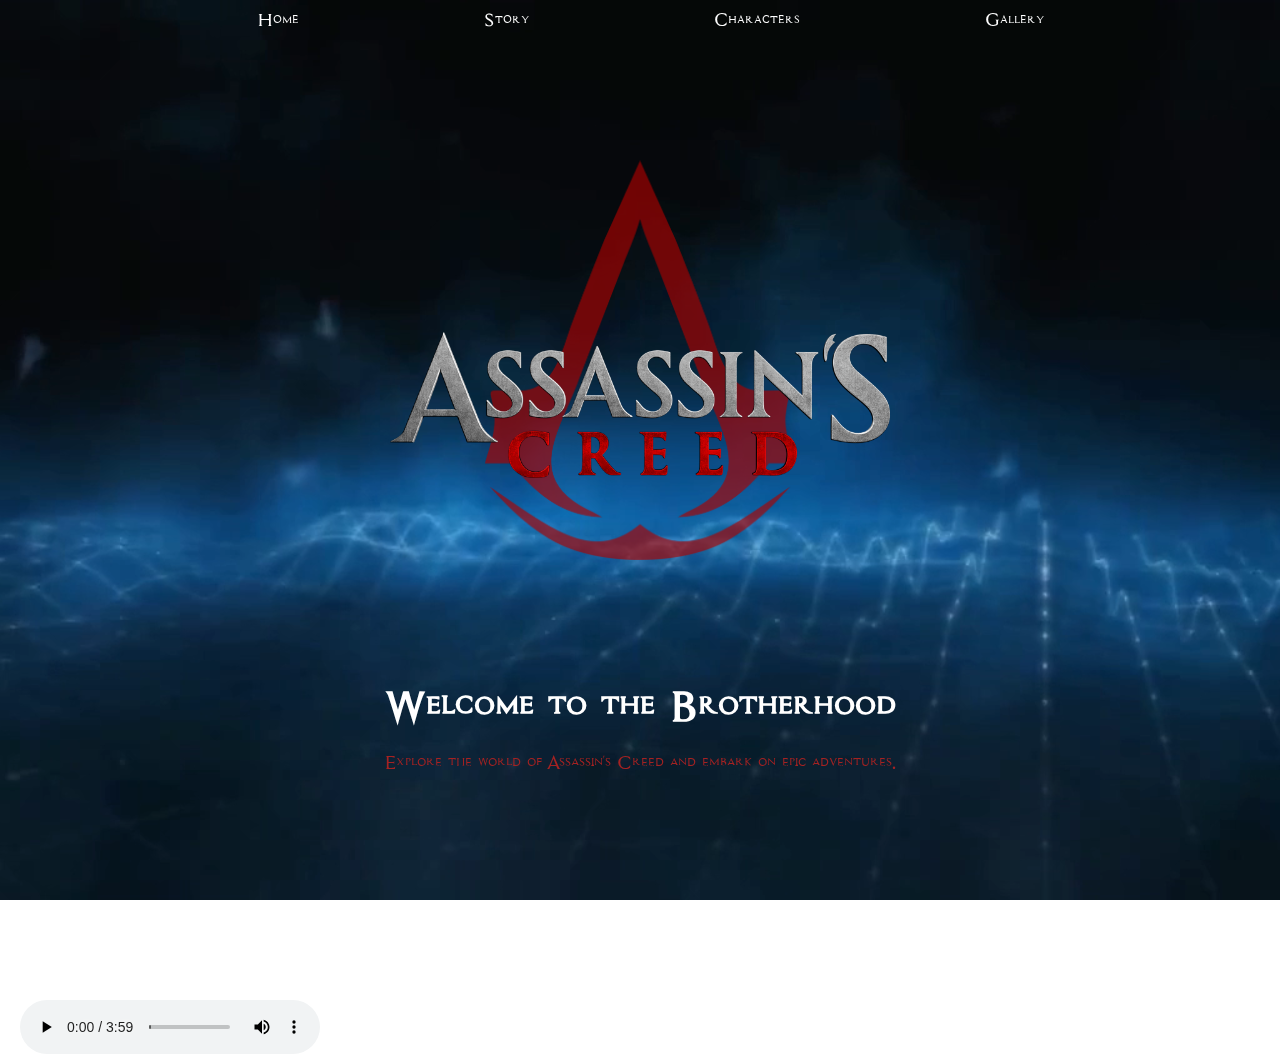
<file: index.html>
<!DOCTYPE html>
  <head>
    <meta charset="UTF-8" />
    <meta name="viewport" content="width=device-width, initial-scale=1.0" />
    <title>Assassin's Creed</title>
    <link rel="stylesheet" href="home.css" />
  </head>

  <body>
    <header>
      <nav>
        <a href="index.html">Home</a>
        <a href="story.html">Story</a>
        <a href="characters.html">Characters</a>
        <a href="gallery.html">Gallery</a>
      </nav>
    </header>

    <video class="v1" loop autoplay muted>
      <source src="ac.mp4" type="video/mp4" />
      browser does not support video.
    </video>

    <div class="content">
      <img class="logo" src="R.png" alt="logo" />
      <img class="text" src="actext.png" alt="logotext" />
    </div>

    <div class="audio">
      <audio controls autoplay>
        <source src="ezio.mp3" type="audio/mpeg" />
        browser doesnt support audio.
      </audio>
    </div>
    <div class="welcome">
      <h1 class="hh">Welcome to the Brotherhood</h1>
      <p class="ph">
        Explore the world of Assassin's Creed and embark on epic adventures.
      </p>
    </div>
  </body>
</html>
</file>
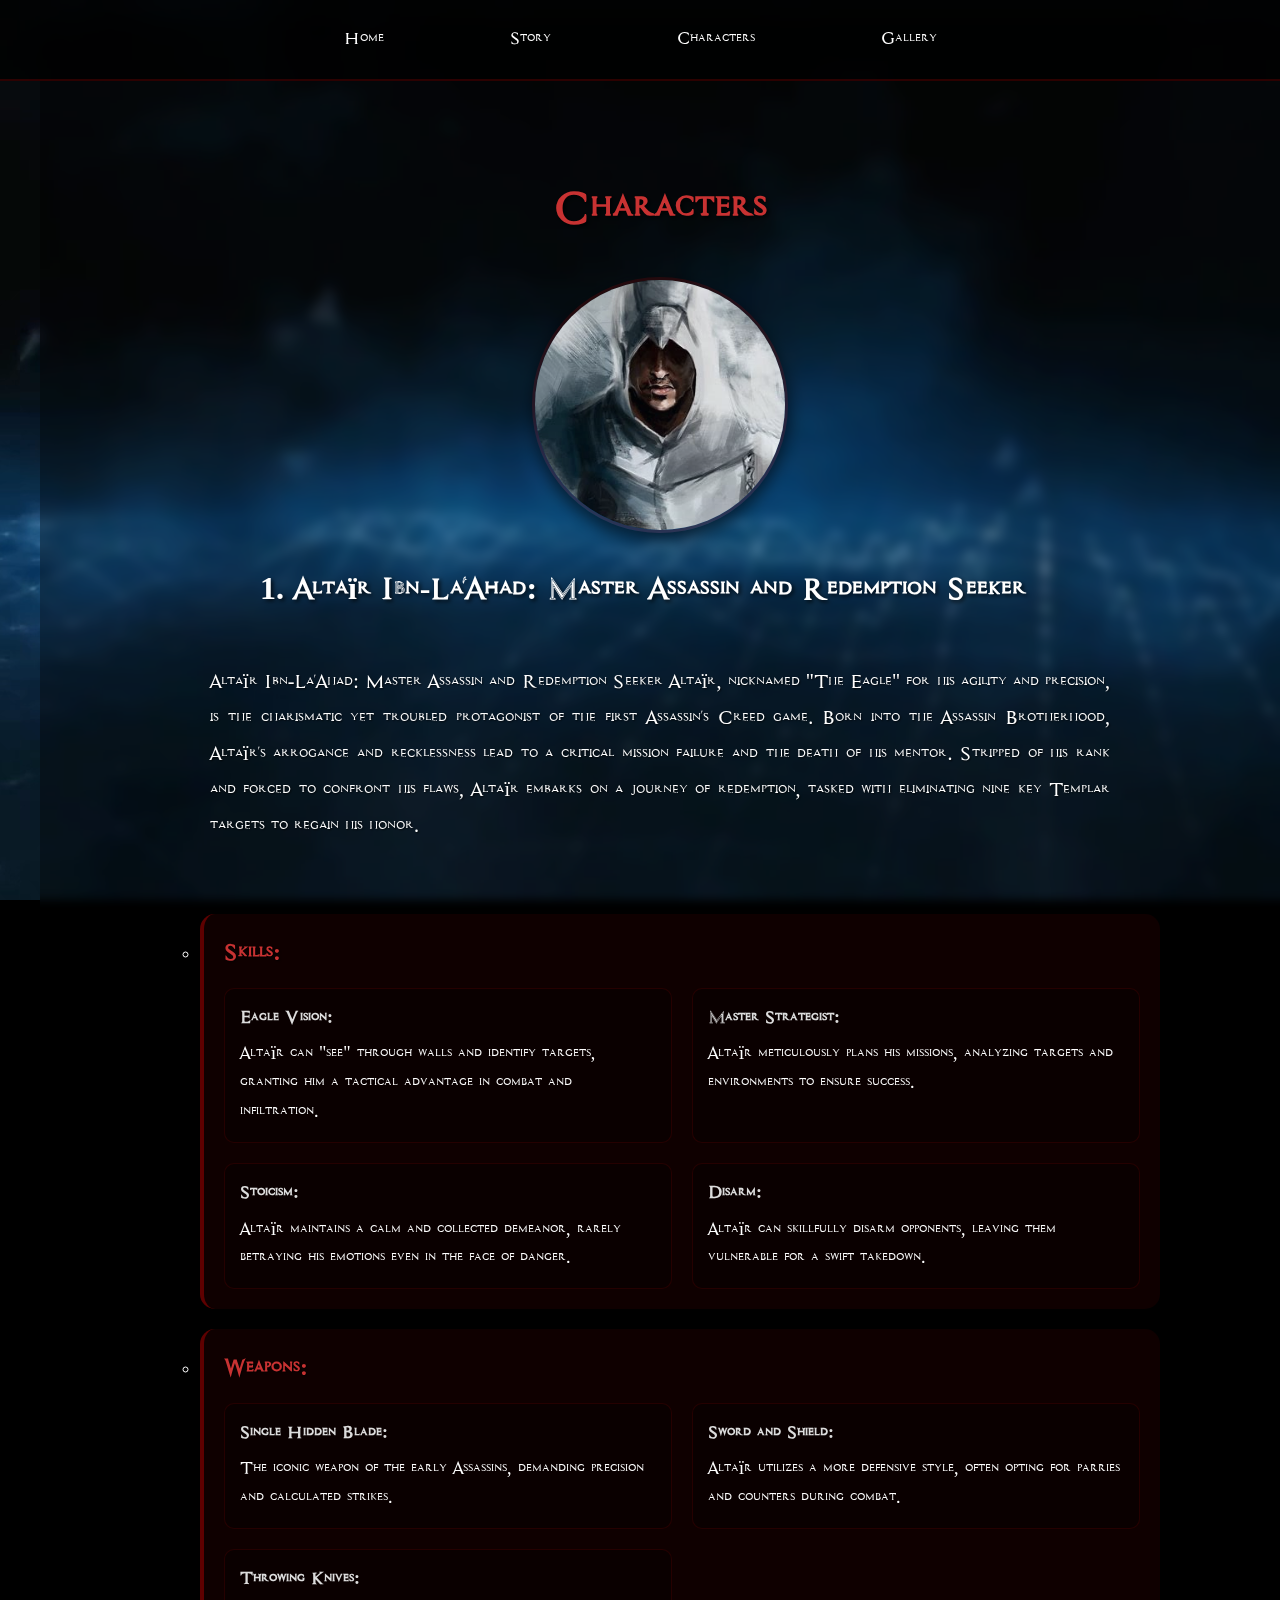
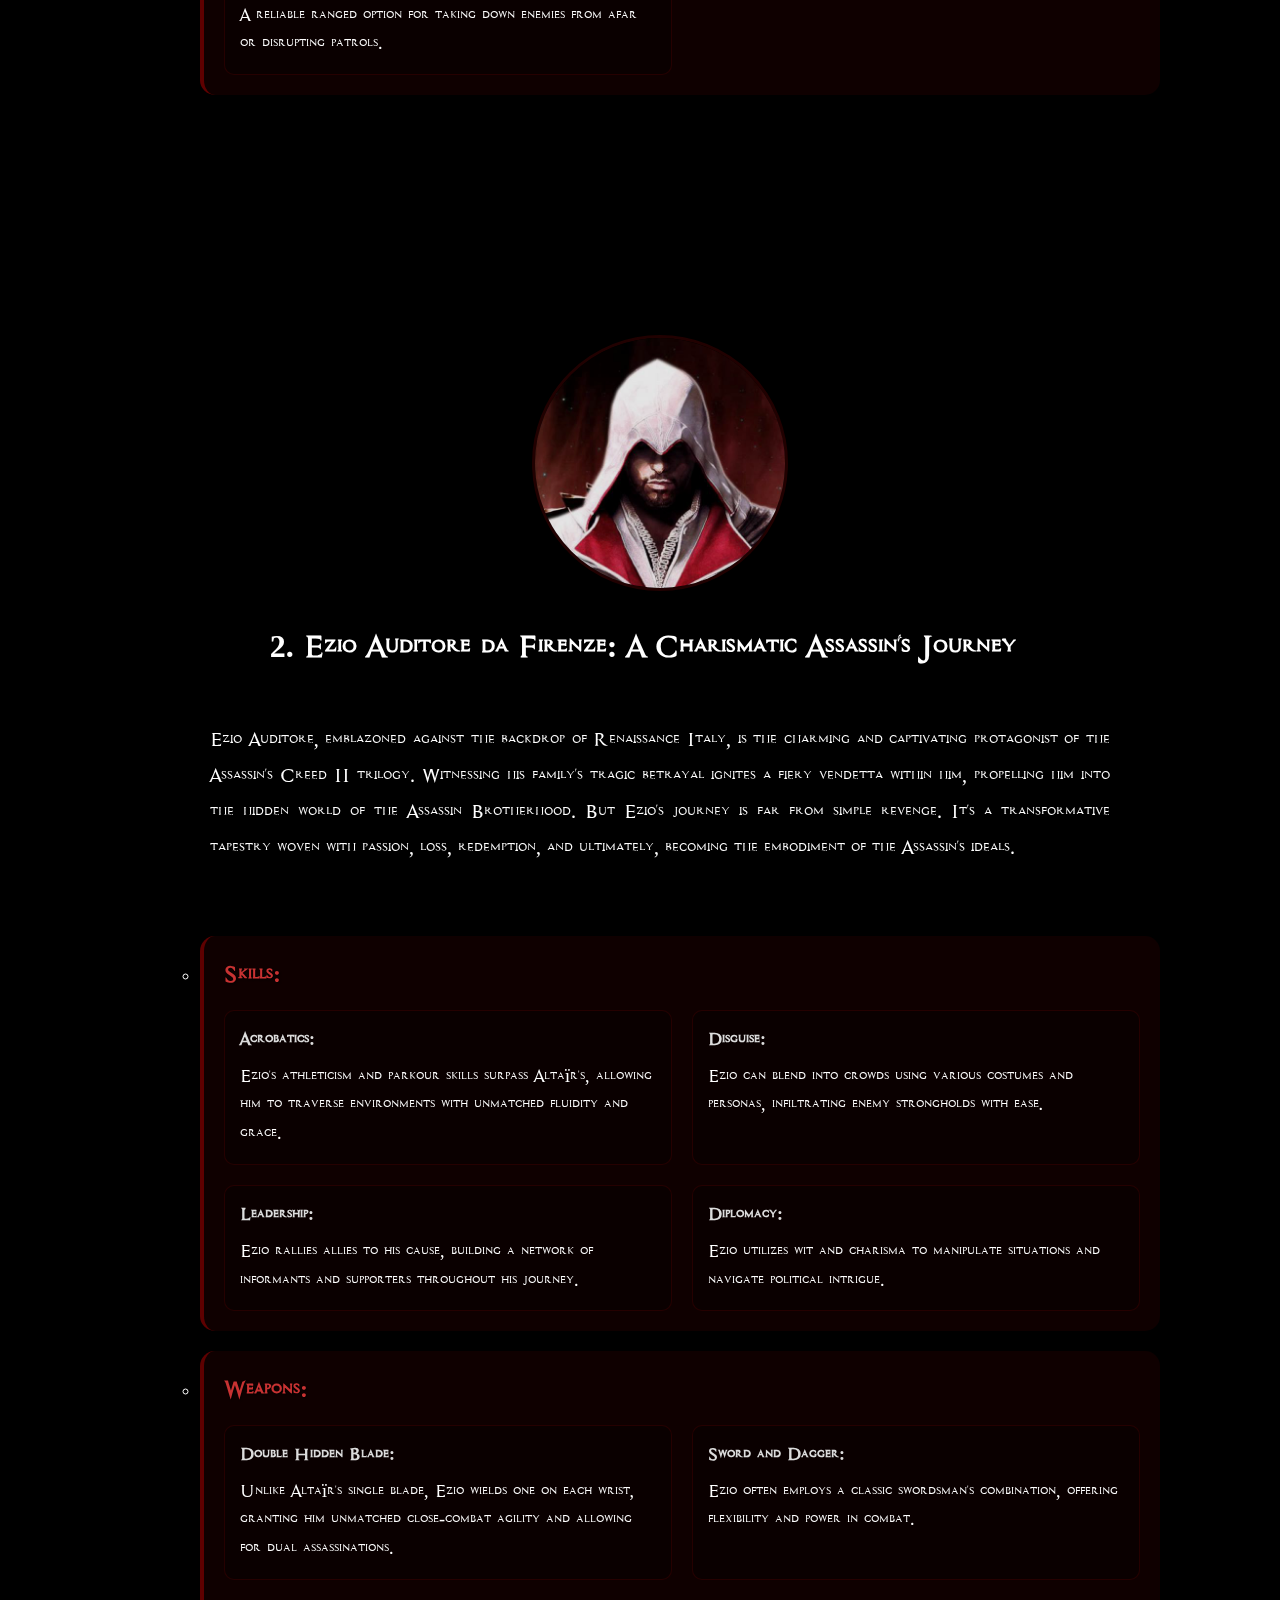
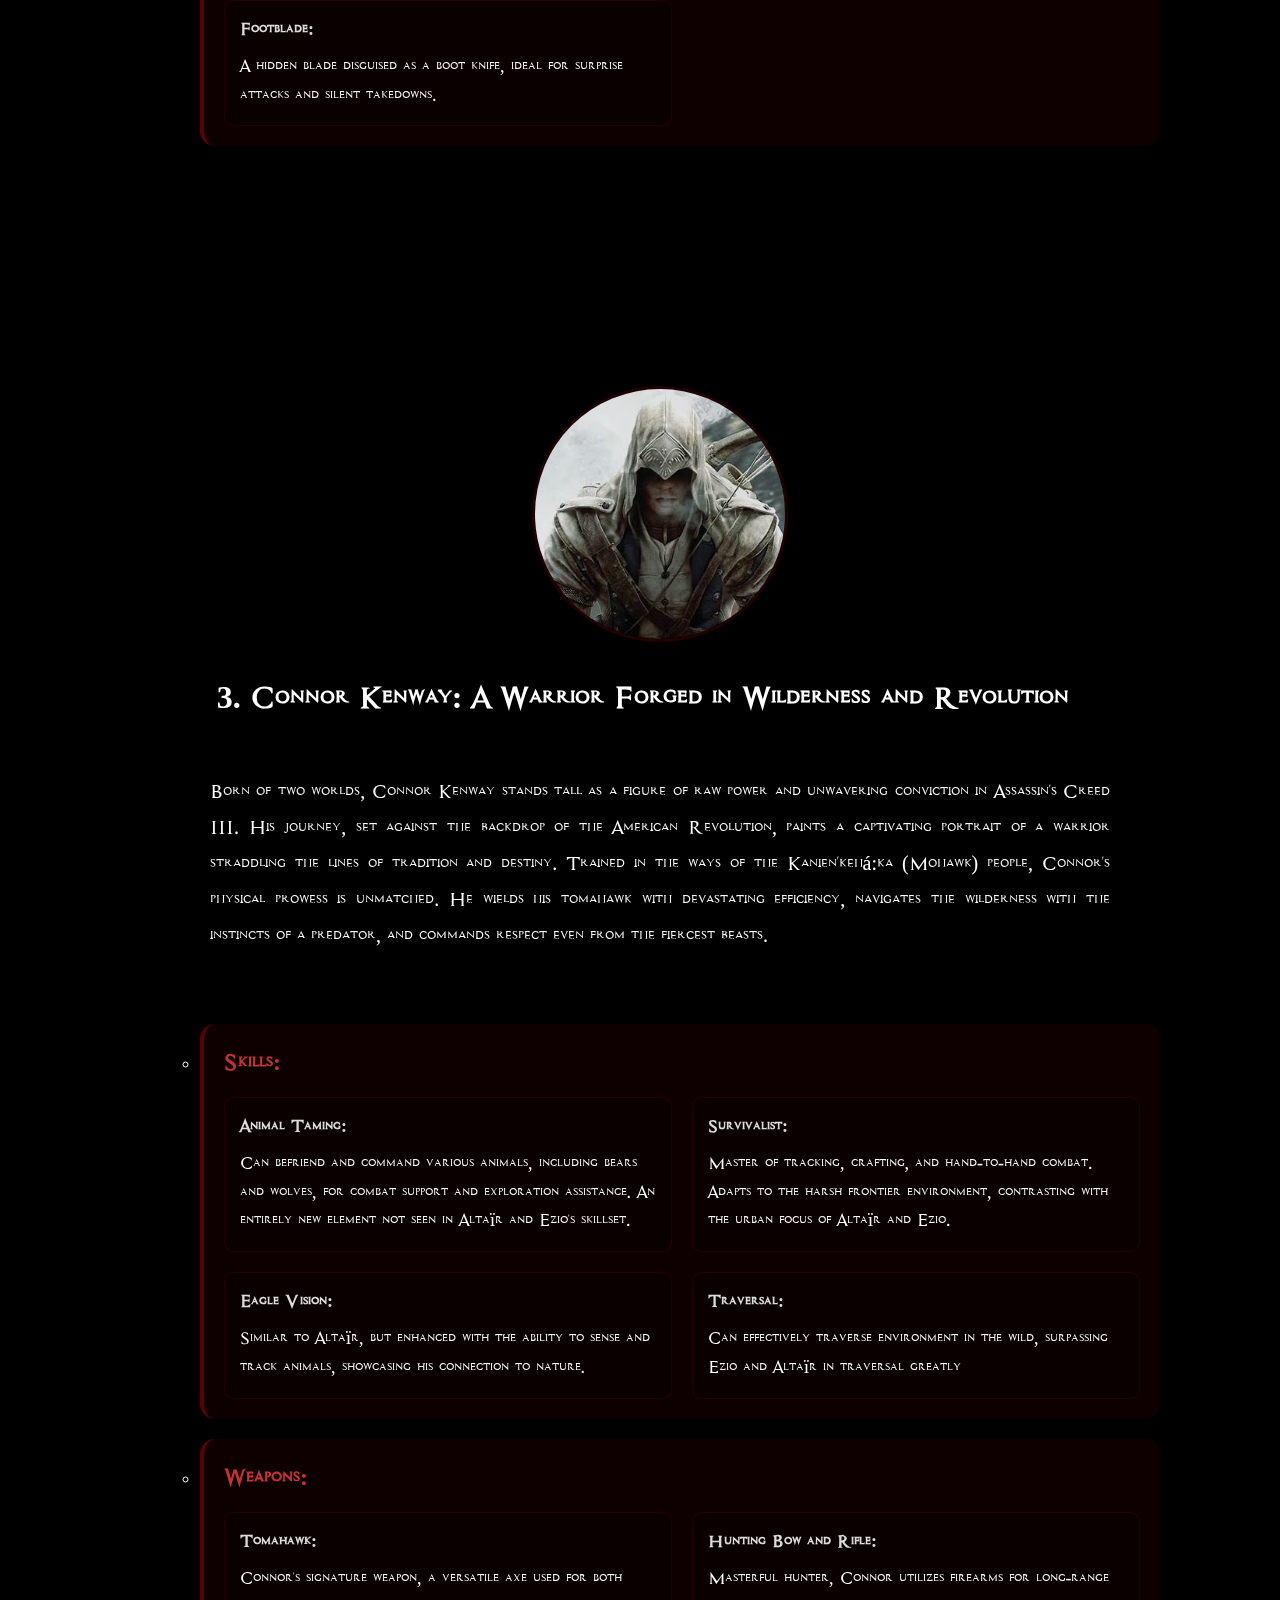
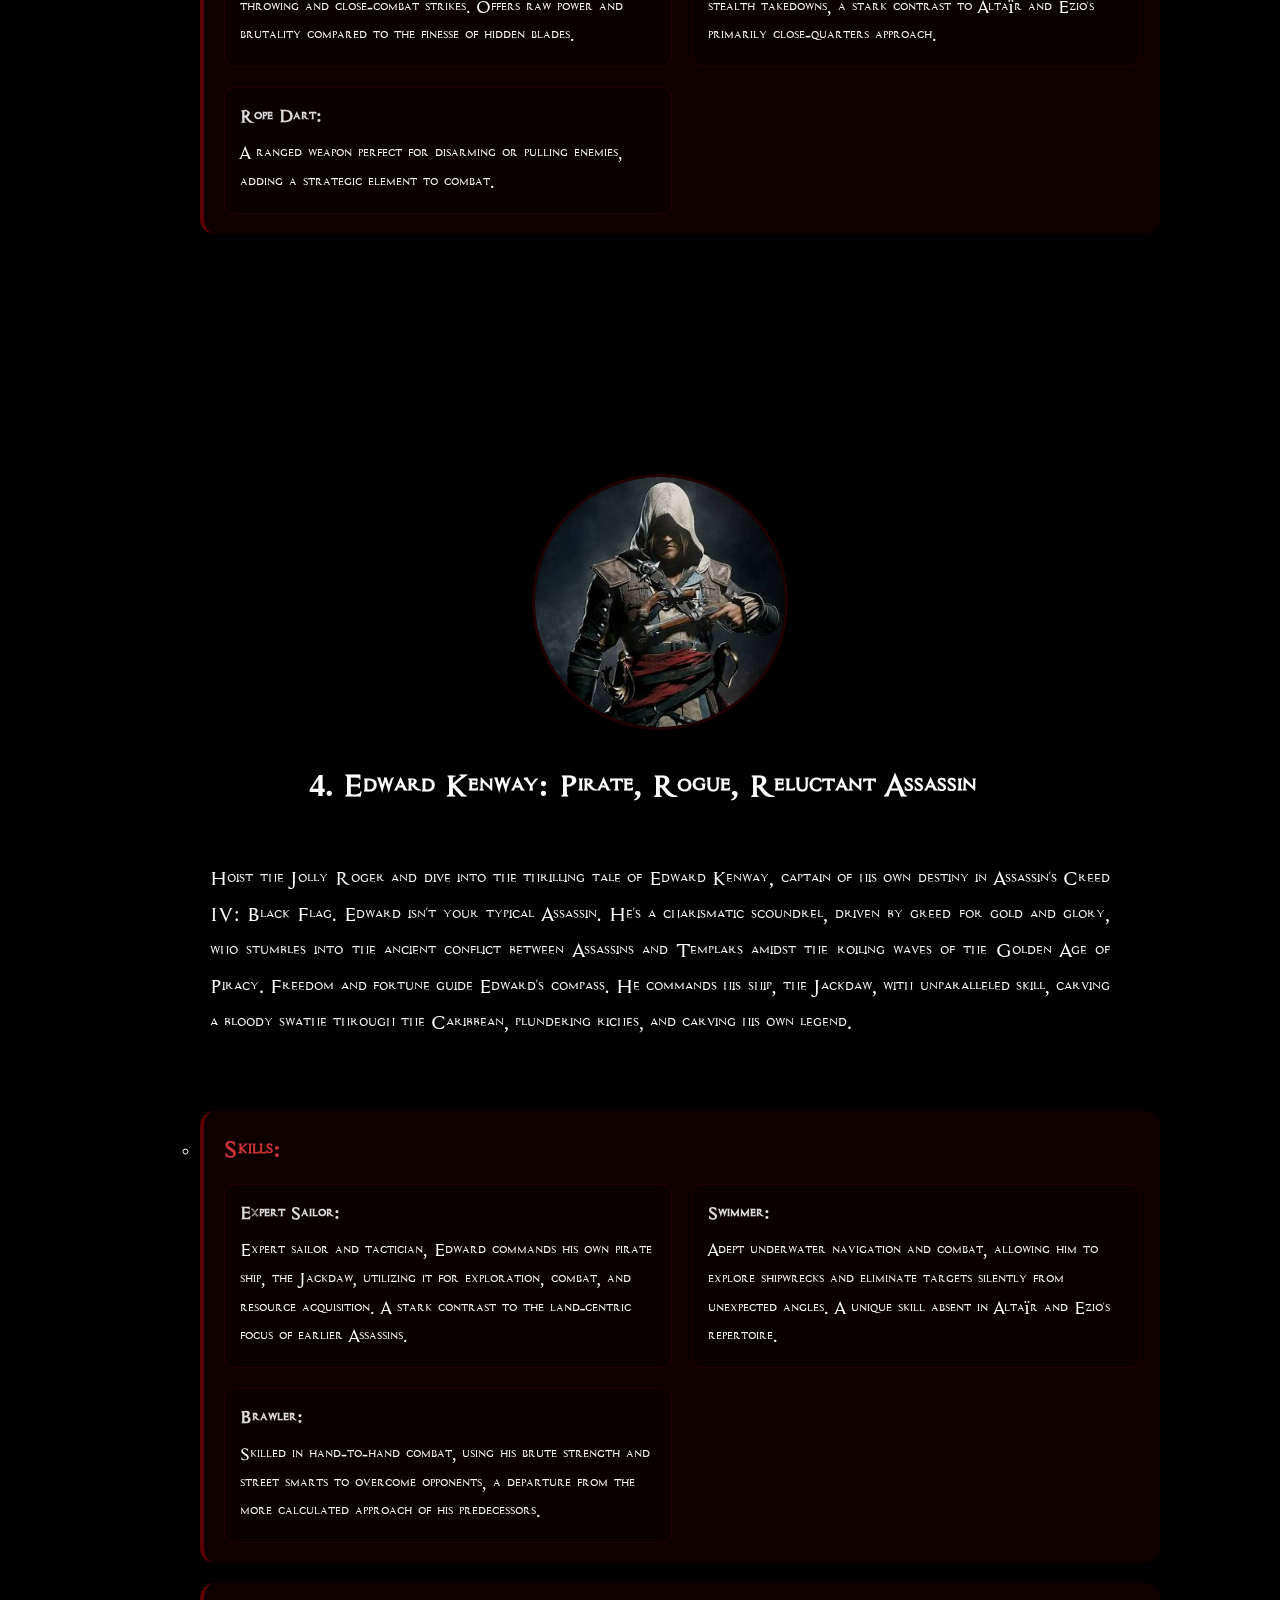
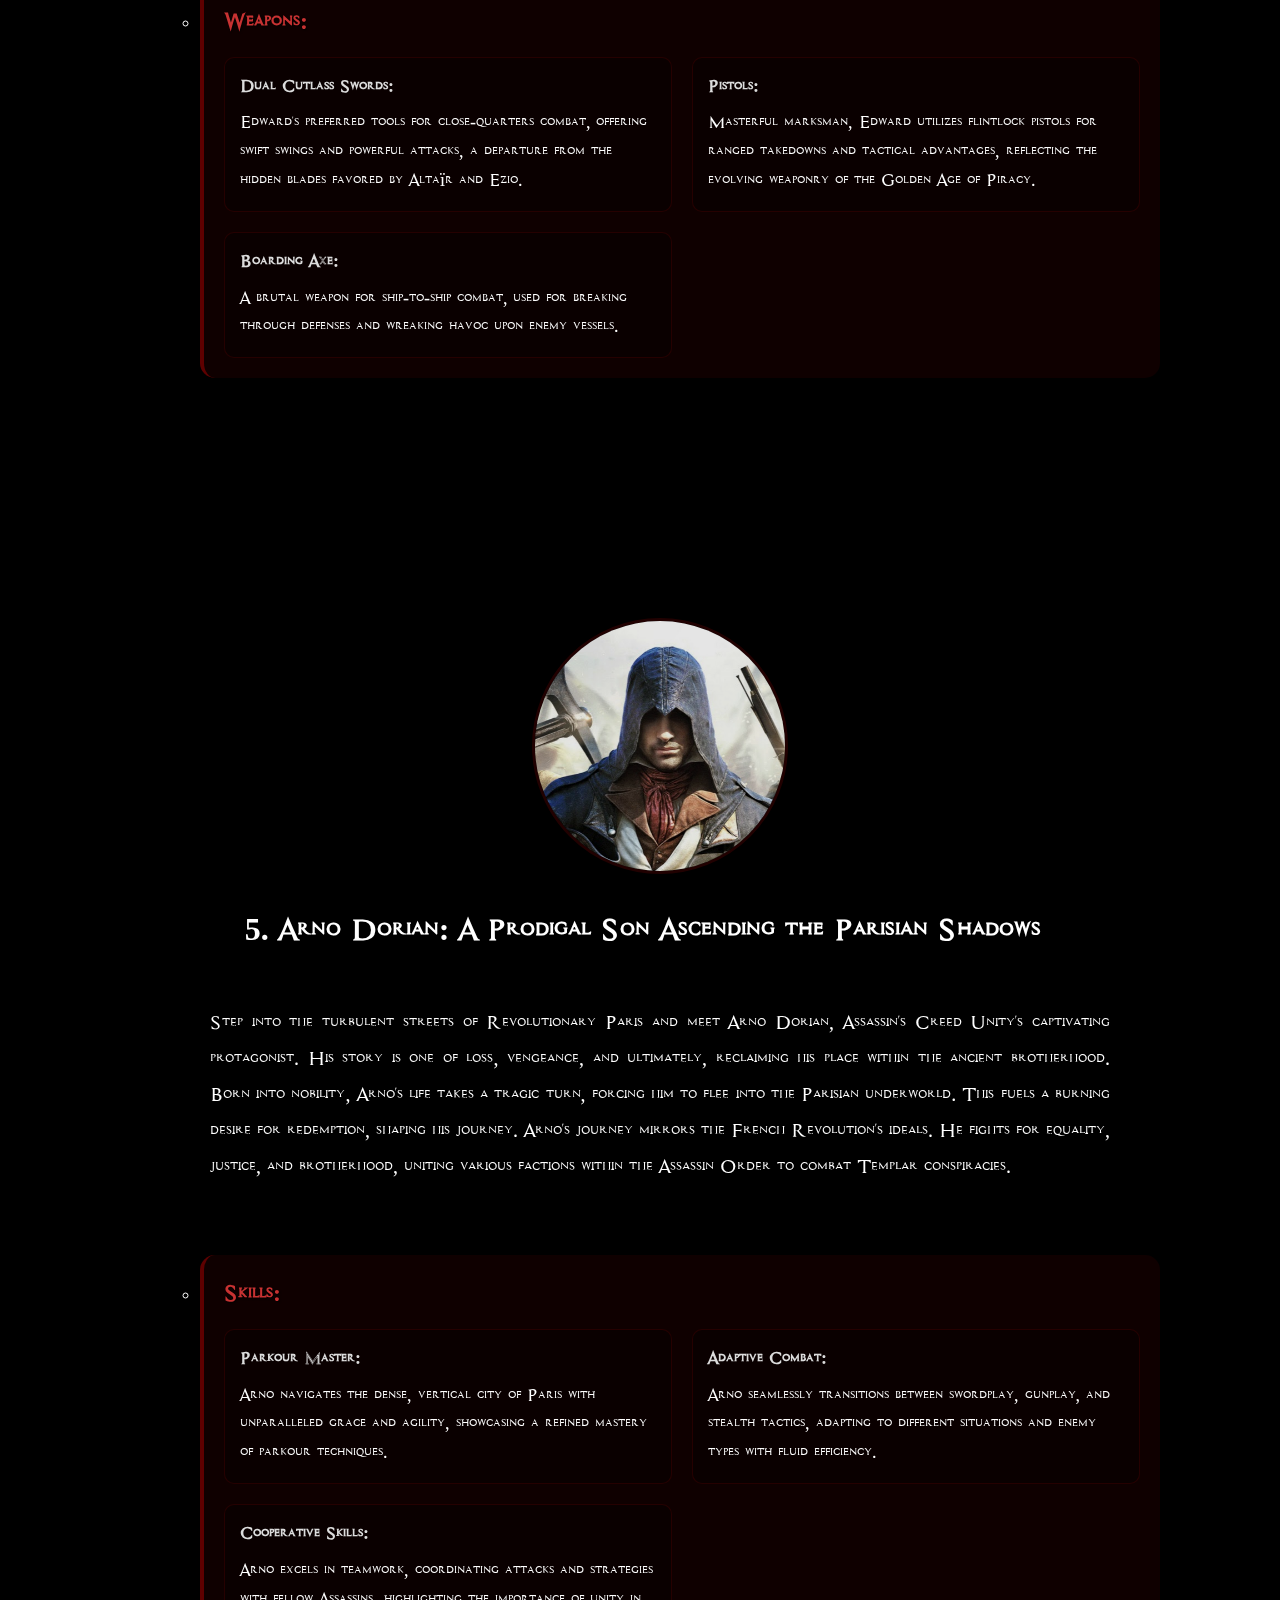
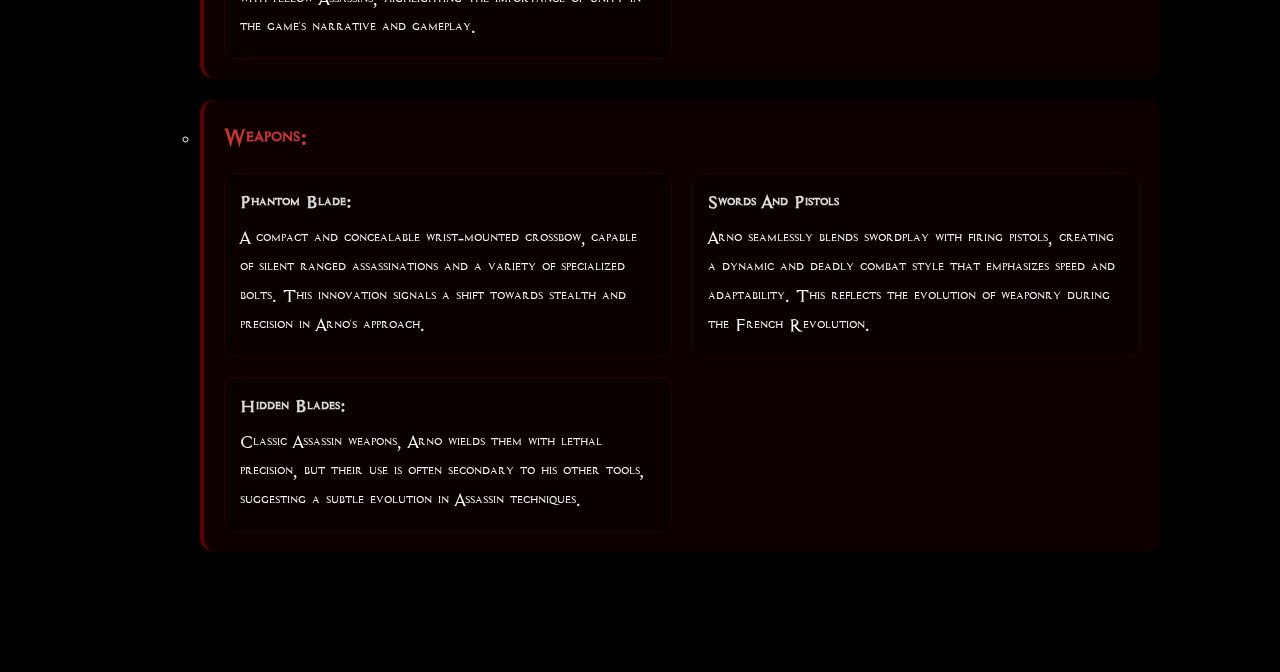
<file: characters.html>
<!DOCTYPE html>
<head>
    <meta charset="UTF-8">
    <meta name="viewport" content="width=device-width, initial-scale=1.0">
    <title>Assassin's Creed- Characters</title>
    <link rel="stylesheet" href="characters.css">
</head>

   <body>
<header> 
    <nav>
    <a href="index.html">Home</a>
    <a href="story.html">Story</a>
    <a href="characters.html">Characters</a>
    <a href="gallery.html">Gallery</a>
</nav>
</header>

        <video class="v1" loop autoplay muted>
            <source src="ac.mp4" type="video/mp4">
            browser does not support video.
        </video>
        <ol>
  <div class="ch1">
    <h1>Characters</h1>
    <img src="altair.jpeg" alt="ALTAIR">
  
    <h2>
       <li>  Altaïr Ibn-La'Ahad: Master Assassin and Redemption Seeker</li>
    </h2>
    <p>
        
Altaïr Ibn-La'Ahad: Master Assassin and Redemption Seeker
Altaïr, nicknamed "The Eagle" for his agility and precision, is the charismatic yet troubled protagonist of the first Assassin's Creed game. Born into the Assassin Brotherhood, Altaïr's arrogance and recklessness 
lead to a critical mission failure and the death of his mentor. Stripped of his rank and forced to confront his flaws, Altaïr embarks on a journey of redemption, tasked with eliminating nine key Templar targets to regain his honor.
    </p>
    <div class="details">
    <ul>
        <li class="skill">
            <span class="sp1">Skills:</span> 
            <ol>
            <li><span class="sp2">Eagle Vision:</span>  Altaïr can "see" through walls and identify targets, granting him a tactical advantage in combat and infiltration. </li>
            <li><span class="sp2">Master Strategist:</span>  Altaïr meticulously plans his missions, analyzing targets and environments to ensure success.</li>
            <li><span class="sp2">Stoicism:</span>  Altaïr maintains a calm and collected demeanor, rarely betraying his emotions even in the face of danger. </li>
            <li><span class="sp2">Disarm:</span>  Altaïr can skillfully disarm opponents, leaving them vulnerable for a swift takedown.</li>
        </ol>
        </li>

        <li class="weapon">
            <span class="sp1">Weapons:</span>
            <ol>
                <li><span class="sp2">Single Hidden Blade:</span>  The iconic weapon of the early Assassins, demanding precision and calculated strikes.
</li>
                <li><span class="sp2">Sword and Shield:</span>  Altaïr utilizes a more defensive style, often opting for parries and counters during combat.</li>
                <li><span class="sp2">Throwing Knives:</span>  A reliable ranged option for taking down enemies from afar or disrupting patrols.</li>
            </ol>
        </li>
     </ul>
    </div>
  </div>

  <div class="ch1">
    <img src="ezio.jpeg" alt="EZIO">
    <h2>
       <li> 
        Ezio Auditore da Firenze: A Charismatic Assassin's Journey
    </li>
    </h2>
    <p>
        
        Ezio Auditore, emblazoned against the backdrop of Renaissance Italy, is the charming and captivating protagonist of the Assassin's Creed II trilogy. Witnessing his family's tragic betrayal ignites a fiery vendetta within him, propelling him into the 
        hidden world of the Assassin Brotherhood. But Ezio's journey is far from simple revenge. It's a transformative tapestry woven with passion, loss, redemption, and ultimately, becoming the embodiment of the Assassin's ideals.
    </p>
    <div class="details">
    <ul>
        <li class="skill">
            <span class="sp1">Skills:</span> 
            <ol>
            <li><span class="sp2">Acrobatics:</span>  Ezio's athleticism and parkour skills surpass Altaïr's, allowing him to traverse environments with unmatched fluidity and grace. </li>
            <li><span class="sp2">Disguise:</span>  Ezio can blend into crowds using various costumes and personas, infiltrating enemy strongholds with ease.</li>
            <li><span class="sp2">Leadership:</span>  Ezio rallies allies to his cause, building a network of informants and supporters throughout his journey.</li>
            <li> <span class="sp2">Diplomacy:</span> Ezio utilizes wit and charisma to manipulate situations and navigate political intrigue. </li>
        </ol>
        </li>

        <li class="weapon">
          <span class="sp1">Weapons:</span>  
            <ol>
                <li> <span class="sp2">Double Hidden Blade:</span>  Unlike Altaïr's single blade, Ezio wields one on each wrist, granting him unmatched close-combat agility and allowing for dual assassinations.</li>
                <li><span class="sp2">Sword and Dagger:</span>  Ezio often employs a classic swordsman's combination, offering flexibility and power in combat.</li>
                <li><span class="sp2">Footblade:</span> A hidden blade disguised as a boot knife, ideal for surprise attacks and silent takedowns.</li>
            </ol>
        </li>
     </ul>
    </div>
  </div>

  <div class="ch1">
    <img src="connor.jpeg" alt="CONNOR">
    <h2>
       <li> 
        Connor Kenway: A Warrior Forged in Wilderness and Revolution
    </li>
    </h2>
    <p>
        
        Born of two worlds, Connor Kenway stands tall as a figure of raw power and unwavering conviction in Assassin's Creed III. 
        His journey, set against the backdrop of the American Revolution, paints a captivating portrait of a warrior straddling the lines of tradition and destiny.
        Trained in the ways of the Kanien'kehá:ka (Mohawk) people, Connor's physical prowess is unmatched. He wields his tomahawk with devastating efficiency, navigates the wilderness with the instincts of a predator, and commands respect even from the fiercest beasts.
    </p>
    <div class="details">
    <ul>
        <li class="skill">
            <span class="sp1">Skills:</span> 
            <ol>
            <li><span class="sp2">Animal Taming:</span> Can befriend and command various animals, including bears and wolves, for combat support and exploration assistance. An entirely new element not seen in Altaïr and Ezio's skillset.</li>
            <li><span class="sp2">Survivalist:</span>   Master of tracking, crafting, and hand-to-hand combat. Adapts to the harsh frontier environment, contrasting with the urban focus of Altaïr and Ezio.</li>
            <li><span class="sp2">Eagle Vision:</span> Similar to Altaïr, but enhanced with the ability to sense and track animals, showcasing his connection to nature.</li>
            <li> <span class="sp2">Traversal:</span> Can effectively traverse environment in the wild, surpassing Ezio and Altaïr in traversal greatly </li>
        </ol>
        </li>

        <li class="weapon">
          <span class="sp1">Weapons:</span>  
            <ol>
                <li> <span class="sp2">Tomahawk:</span>  Connor's signature weapon, a versatile axe used for both throwing and close-combat strikes. Offers raw power and brutality compared to the finesse of hidden blades.</li>
                <li><span class="sp2">Hunting Bow and Rifle:</span> Masterful hunter, Connor utilizes firearms for long-range stealth takedowns, a stark contrast to Altaïr and Ezio's primarily close-quarters approach.</li>
                <li><span class="sp2">Rope Dart:</span> A ranged weapon perfect for disarming or pulling enemies, adding a strategic element to combat.</li>
            </ol>
        </li>
     </ul>
    </div>
  </div>

  <div class="ch1">
    
    <img src="kenway.jpeg" alt="Kenway">
    <h2>
       <li> 
        Edward Kenway: Pirate, Rogue, Reluctant Assassin
    </li>
    </h2>
    <p>
        Hoist the Jolly Roger and dive into the thrilling tale of Edward Kenway, captain of his own destiny in Assassin's Creed IV: Black Flag. Edward isn't your typical Assassin. 
        He's a charismatic scoundrel, driven by greed for gold and glory, who stumbles into the ancient conflict between Assassins and Templars amidst the roiling waves of the Golden Age of Piracy.
        Freedom and fortune guide Edward's compass. He commands his ship, the Jackdaw, with unparalleled skill, carving a bloody swathe through the Caribbean, plundering riches, and carving his own legend. 
    </p>
    <div class="details">
    <ul>
        <li class="skill">
            <span class="sp1">Skills:</span> 
            <ol>
            <li><span class="sp2">Expert Sailor:</span>  Expert sailor and tactician, Edward commands his own pirate ship, the Jackdaw, utilizing it for exploration, combat, and resource acquisition. A stark contrast to the land-centric focus of earlier Assassins.</li>
            <li><span class="sp2">Swimmer:</span>  Adept underwater navigation and combat, allowing him to explore shipwrecks and eliminate targets silently from unexpected angles. A unique skill absent in Altaïr and Ezio's repertoire.</li>
            <li><span class="sp2">Brawler:</span> Skilled in hand-to-hand combat, using his brute strength and street smarts to overcome opponents, a departure from the more calculated approach of his predecessors.</li>
        </ol>
        </li>

        <li class="weapon">
          <span class="sp1">Weapons:</span>  
            <ol>
                <li> <span class="sp2">Dual Cutlass Swords:</span> Edward's preferred tools for close-quarters combat, offering swift swings and powerful attacks, a departure from the hidden blades favored by Altaïr and Ezio. </li>
                <li><span class="sp2">Pistols:</span> Masterful marksman, Edward utilizes flintlock pistols for ranged takedowns and tactical advantages, reflecting the evolving weaponry of the Golden Age of Piracy.</li>
                <li><span class="sp2">Boarding Axe:</span> A brutal weapon for ship-to-ship combat, used for breaking through defenses and wreaking havoc upon enemy vessels.</li>
            </ol>
        </li>
     </ul>
    </div>
  </div>

  <div class="ch1">
  <img src="adrio.jpg" alt="ARNO">
    <h2>
       <li>        
Arno Dorian: A Prodigal Son Ascending the Parisian Shadows
    </li>
    </h2>
    <p>
        Step into the turbulent streets of Revolutionary Paris and meet Arno Dorian, Assassin's Creed Unity's captivating protagonist.
         His story is one of loss, vengeance, and ultimately, reclaiming his place within the ancient brotherhood. 
         Born into nobility, Arno's life takes a tragic turn, forcing him to flee into the Parisian underworld. This fuels a burning desire for redemption, shaping his journey.
         Arno's journey mirrors the French Revolution's ideals. He fights for equality, justice, and brotherhood, uniting various factions within the Assassin Order to combat Templar conspiracies.
    </p>
    <div class="details">
    <ul>
        <li class="skill">
            <span class="sp1">Skills:</span> 
            <ol>
            <li><span class="sp2">Parkour Master:</span>  Arno navigates the dense, vertical city of Paris with unparalleled grace and agility, showcasing a refined mastery of parkour techniques.</li>
            <li><span class="sp2">Adaptive Combat:</span> Arno seamlessly transitions between swordplay, gunplay, and stealth tactics, adapting to different situations and enemy types with fluid efficiency.</li>
            <li><span class="sp2">Cooperative Skills:</span> Arno excels in teamwork, coordinating attacks and strategies with fellow Assassins, highlighting the importance of unity in the game's narrative and gameplay.</li>
        </ol>
        </li>

        <li class="weapon">
          <span class="sp1">Weapons:</span>  
            <ol>
                <li> <span class="sp2">Phantom Blade:</span>A compact and concealable wrist-mounted crossbow, capable of silent ranged assassinations and a variety of specialized bolts. This innovation signals a shift towards stealth and precision in Arno's approach. 
                </li>
                <li><span class="sp2">Swords And Pistols</span> Arno seamlessly blends swordplay with firing pistols, creating a dynamic and deadly combat style that emphasizes speed and adaptability. This reflects the evolution of weaponry during the French Revolution. </li>
                <li><span class="sp2">Hidden Blades:</span> Classic Assassin weapons, Arno wields them with lethal precision, but their use is often secondary to his other tools, suggesting a subtle evolution in Assassin techniques.</li>
            </ol>
        </li>
     </ul>
    </div>
</ol>
</div>
</file>
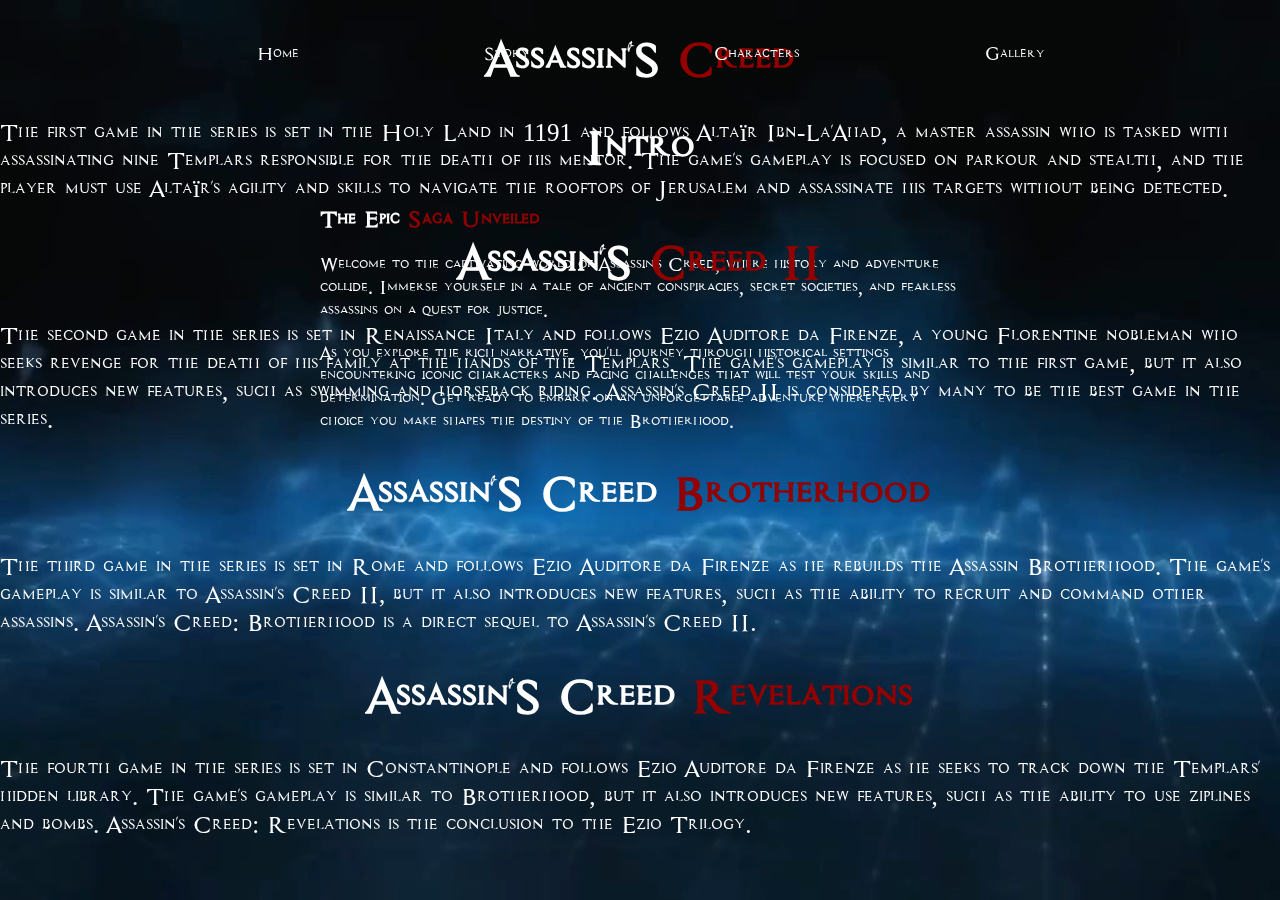
<file: story.html>
<!DOCTYPE html>
  <head>
    <meta charset="UTF-8" />
    <meta name="viewport" content="width=device-width, initial-scale=1.0" />
    <title>Assassin's Creed - Story</title>
    <link rel="stylesheet" href="story.css" />
  </head>
  <body>
    <header>
      <nav>
        <a href="index.html">Home</a>
        <a href="story.html">Story</a>
        <a href="characters.html">Characters</a>
        <a href="gallery.html">Gallery</a>
      </nav>
    </header>
    <video class="v1" loop autoplay muted>
      <source src="assets/ac.mp4" type="video/mp4" />
      browser does not support video.
    </video>
    <div class="intro">
      <h1>Intro</h1>
      <h2>The Epic <span>Saga Unveiled</span></h2>
      <p class="pintro">
        Welcome to the captivating world of Assassin's Creed, where history and
        adventure collide. Immerse yourself in a tale of ancient conspiracies,
        secret societies, and fearless assassins on a quest for justice.
      </p>
      <p class="pintro">
        As you explore the rich narrative, you'll journey through historical
        settings, encountering iconic characters and facing challenges that will
        test your skills and determination. Get ready to embark on an
        unforgettable adventure where every choice you make shapes the destiny
        of the Brotherhood.
      </p>
    </div>
    
    <div class="story-section">
      <h1>Assassin'S <span>Creed</span></h1>
      <p class="pstory">
        The first game in the series is set in the Holy Land in 1191 and follows
        Altaïr Ibn-La'Ahad, a master assassin who is tasked with assassinating
        nine Templars responsible for the death of his mentor. The game's
        gameplay is focused on parkour and stealth, and the player must use
        Altaïr's agility and skills to navigate the rooftops of Jerusalem and
        assassinate his targets without being detected.
      </p>
    </div>
    
    <div class="story-section">
      <h1>Assassin'S <span>Creed II</span></h1>
      <p class="pstory">
        The second game in the series is set in Renaissance Italy and follows
        Ezio Auditore da Firenze, a young Florentine nobleman who seeks revenge
        for the death of his family at the hands of the Templars. The game's
        gameplay is similar to the first game, but it also introduces new
        features, such as swimming and horseback riding. Assassin's Creed II is
        considered by many to be the best game in the series.
      </p>
    </div>
    
    <div class="story-section">
      <h1>Assassin'S Creed <span>Brotherhood</span></h1>
      <p class="pstory">
        The third game in the series is set in Rome and follows Ezio Auditore da
        Firenze as he rebuilds the Assassin Brotherhood. The game's gameplay is
        similar to Assassin's Creed II, but it also introduces new features,
        such as the ability to recruit and command other assassins. Assassin's
        Creed: Brotherhood is a direct sequel to Assassin's Creed II.
      </p>
    </div>
    
    <div class="story-section">
      <h1>Assassin'S Creed <span>Revelations</span></h1>
      <p class="pstory">
        The fourth game in the series is set in Constantinople and follows Ezio
        Auditore da Firenze as he seeks to track down the Templars' hidden
        library. The game's gameplay is similar to Brotherhood, but it also
        introduces new features, such as the ability to use ziplines and bombs.
        Assassin's Creed: Revelations is the conclusion to the Ezio Trilogy.
      </p>
    </div>
  </body>
</html>
</file>
<file: home.css>
html {
  cursor: url("achand.png"), auto;
}
*:hover {
  cursor: url("achand.png"), auto;
}
*:active {
  cursor: url("acactive.png"), auto;
}
@font-face {
  font-family: "acf";
  src: url("acf.ttf") format("truetype");
  font-weight: normal;
  font-style: normal;
}
::-webkit-scrollbar {
  scrollbar-width: none;
}
body {
  margin: 0;
  padding: 0;
  font-family: "acf";
  font-size: 16px; /* Set the base font size */
  overflow: scroll;
}

header {
  background-color: transparent;
  color: #fff;
  text-align: center;
}

nav {
  background-color: transparent;
  padding: 10px;
  text-align: center;
  position: absolute;
  width: 100%;
  z-index: 1000;
}

nav a {
  color: #fff;
  text-decoration: none;
  margin: 90px;
  font-size: 1.2em;
  transition: 0.5s;
}
nav a:hover {
  font-size: 25px;
}

video {
  width: 100vw;
  height: 100vh;
  object-fit: cover;
  position: fixed;
  top: 0;
  left: 0;
  z-index: -500;
}

.content {
  display: flexbox;
  justify-content: center;
  align-content: center;
  color: #fff;
}
.logo {
  position: absolute;
  top: 40%;
  left: 50%;
  transform: translate(-50%, -50%);
  z-index: -1;
  height: 400px;
  width: 400px;
  opacity: 0.65;
  object-fit: contain;
}
.text {
  position: absolute;
  top: 45%;
  left: 50%;
  transform: translate(-50%, -50%);
  z-index: 0;
  height: 500px;
  width: 500px;
  object-fit: contain;
}
.welcome {
  position: absolute;
  display: inline;
  bottom: 5px;
  left: 50%;
  text-align: center;
  transform: translate(-50%, -50%);
}
.hh {
  font-size: 45px;
  white-space: nowrap;
  transition: 0.5s;
  color: #fff;
}
.hh:hover {
  font-size: 50px;
}
.ph {
  font-size: 20px;
  white-space: nowrap;
  transition: 0.5s;
  color: rgb(165, 34, 34);
}
.ph:hover {
  font-size: 25px;
}
h1 {
  font-size: 48px;
  margin-bottom: 20px;
}

p {
  font-size: 24px;
  margin-bottom: 40px;
}
.audio {
  position: absolute;
  top: 1000px;
  left: 20px;
}

@media screen and (max-width: 600px) {
  .logo {
    height: 200px;
    width: 200px;
  }
  .text {
    height: 250px;
    width: 250px;
  }
  .hh {
    font-size: 25px;
  }
  .ph {
    font-size: 15px;
  }
  nav a {
    margin: 20px;
    font-size: 1em;
  }
}

@media screen and (max-width: 400px) {
  .logo {
    height: 150px;
    width: 150px;
  }
  .text {
    height: 200px;
    width: 200px;
  }
  .hh {
    font-size: 20px;
  }
  .ph {
    font-size: 10px;
  }
  nav a {
    margin: 10px;
    font-size: 0.8em;
  }
}
</file>
<file: characters.css>
html {
  cursor: url("assets/achand.png"), auto;
}
*:hover {
  cursor: url("assets/achand.png"), auto;
}
*:active {
  cursor: url("assets/acactive.png"), auto;
}
@font-face {
  font-family: "acf";
  src: url("acf.ttf") format("truetype");
  font-weight: normal;
  font-style: normal;
}
body {
  margin: 0;
  padding: 0;
  font-family: "acf";
  color: #fff;
  background-color: black;
  font-size: 18px;
  line-height: 1.6;
  overflow-x: hidden;
}

::-webkit-scrollbar {
  width: 8px;
}

::-webkit-scrollbar-track {
  background: rgba(0, 0, 0, 0.3);
}

::-webkit-scrollbar-thumb {
  background: rgba(146, 0, 0, 0.6);
  border-radius: 4px;
}

::-webkit-scrollbar-thumb:hover {
  background: rgba(146, 0, 0, 0.8);
}

header {
  background-color: transparent;
  color: #fff;
  text-align: center;
}

nav {
  background-color: rgba(0, 0, 0, 0.7);
  backdrop-filter: blur(10px);
  padding: 15px 0;
  text-align: center;
  position: fixed;
  top: 0;
  width: 100%;
  z-index: 1000;
  border-bottom: 2px solid rgba(146, 0, 0, 0.3);
}

nav a {
  color: #fff;
  text-decoration: none;
  margin: 0 45px;
  font-size: 18px;
  transition: all 0.3s ease;
  padding: 10px 15px;
  border-radius: 5px;
  display: inline-block;
}

nav a:hover {
  background-color: rgba(146, 0, 0, 0.3);
  transform: translateY(-2px);
  box-shadow: 0 4px 8px rgba(0, 0, 0, 0.3);
}

video {
  width: 100vw;
  height: 100vh;
  object-fit: cover;
  position: fixed;
  top: 0;
  left: 0;
  z-index: -500;
}
img {
  height: 250px;
  width: 250px;
  border-radius: 50%;
  opacity: 0.9;
  object-fit: cover;
  filter: grayscale(20%);
  transition: all 0.4s ease;
  box-shadow: 0 8px 16px rgba(0, 0, 0, 0.6);
  border: 3px solid rgba(146, 0, 0, 0.3);
}

img:hover {
  filter: grayscale(0%);
  opacity: 1;
  transform: scale(1.1);
  box-shadow: 0 12px 24px rgba(146, 0, 0, 0.4);
  border-color: rgba(146, 0, 0, 0.6);
}

.ch1 {
  padding: 120px 20px 60px;
  display: flex;
  flex-direction: column;
  justify-content: center;
  align-items: center;
  max-width: 1200px;
  margin: 0 auto;
  background-color: rgba(0, 0, 0, 0.3);
  margin-bottom: 40px;
  border-radius: 20px;
  backdrop-filter: blur(5px);
}

.ch1 h1 {
  font-size: 48px;
  color: rgb(200, 50, 50);
  text-align: center;
  margin-bottom: 30px;
  text-shadow: 2px 2px 4px rgba(0, 0, 0, 0.8);
}

.ch1 h2 {
  font-size: 32px;
  text-align: center;
  margin: 30px 0;
  color: #fff;
  text-shadow: 2px 2px 4px rgba(0, 0, 0, 0.8);
}

p {
  margin: 20px 0;
  max-width: 900px;
  font-size: 20px;
  text-align: justify;
  line-height: 1.8;
  text-shadow: 1px 1px 2px rgba(0, 0, 0, 0.8);
}

.details {
  width: 100%;
  max-width: 1000px;
  margin-top: 30px;
}

.weapon {
  padding-top: 30px;
}

.skill,
.weapon {
  padding: 20px;
  margin: 20px 0;
  background-color: rgba(146, 0, 0, 0.1);
  border-radius: 15px;
  border-left: 4px solid rgba(146, 0, 0, 0.6);
}

.skill ol,
.weapon ol {
  display: grid;
  grid-template-columns: repeat(auto-fit, minmax(300px, 1fr));
  gap: 20px;
  list-style-type: none;
  padding: 0;
  margin: 15px 0 0 0;
}

.skill li,
.weapon li {
  background-color: rgba(0, 0, 0, 0.3);
  padding: 15px;
  border-radius: 10px;
  transition: all 0.3s ease;
  border: 1px solid rgba(146, 0, 0, 0.2);
}

.skill li:hover,
.weapon li:hover {
  background-color: rgba(146, 0, 0, 0.2);
  transform: translateY(-2px);
  box-shadow: 0 4px 8px rgba(0, 0, 0, 0.3);
}

.sp1 {
  font-size: 24px;
  font-weight: bold;
  color: rgb(200, 50, 50);
  transition: all 0.3s ease;
  text-shadow: 1px 1px 2px rgba(0, 0, 0, 0.8);
  display: block;
  margin-bottom: 10px;
}

.sp1:hover {
  color: rgb(255, 100, 100);
}

.sp2 {
  font-size: 18px;
  font-weight: bold;
  color: rgb(220, 220, 220);
  transition: all 0.3s ease;
  display: block;
  margin-bottom: 8px;
}

.sp2:hover {
  color: rgb(255, 255, 255);
}

@media screen and (max-width: 768px) {
  nav a {
    margin: 0 20px;
    font-size: 16px;
  }

  .ch1 {
    padding: 100px 15px 40px;
    margin-bottom: 30px;
  }

  .ch1 h1 {
    font-size: 36px;
  }

  .ch1 h2 {
    font-size: 24px;
  }

  p {
    font-size: 18px;
    max-width: 100%;
  }

  img {
    height: 200px;
    width: 200px;
  }

  .skill ol,
  .weapon ol {
    grid-template-columns: 1fr;
  }

  .sp1 {
    font-size: 20px;
  }

  .sp2 {
    font-size: 16px;
  }
}

@media screen and (max-width: 480px) {
  nav a {
    margin: 0 10px;
    font-size: 14px;
    padding: 8px 10px;
  }

  .ch1 {
    padding: 80px 10px 30px;
    margin-bottom: 20px;
  }

  .ch1 h1 {
    font-size: 28px;
  }

  .ch1 h2 {
    font-size: 20px;
    margin: 20px 0;
  }

  p {
    font-size: 16px;
    text-align: left;
  }

  img {
    height: 150px;
    width: 150px;
  }

  .details {
    padding: 10px;
  }

  .skill,
  .weapon {
    padding: 15px;
  }

  .skill li,
  .weapon li {
    padding: 12px;
  }
}
</file>
<file: story.css>
html {
  cursor: url("achand.png"), auto;
}
*:hover {
  cursor: url("achand.png"), auto;
}
*:active {
  cursor: url("acactive.png"), auto;
}
@font-face {
  font-family: "acf";
  src: url("acf.ttf") format("truetype");
  font-weight: normal;
  font-style: normal;
}
body {
  margin: 0;
  padding: 0;
  font-family: "acf";
  color: #fff;
  background-color: black;
  font-size: 16px;
}
header {
  background-color: transparent;
  color: #fff;
  text-align: center;
}

nav {
  background-color: transparent;
  padding: 10px;
  text-align: center;
  position: absolute;
  width: 100%;
  z-index: 1000;
}

nav a {
  color: #fff;
  text-decoration: none;
  margin: 90px;
  font-size: 19.2px;
  transition: 0.5s;
}
nav a:hover {
  font-size: 25px;
}

video {
  width: 100vw;
  height: 100vh;
  object-fit: cover;
  position: fixed;
  top: 0;
  left: 0;
  z-index: -500;
}
.pintro {
  font-size: 20px;
}
.intro {
  position: absolute;
  top: 30%;
  left: 50%;
  transform: translate(-50%, -50%);
}

h1 {
  position: relative;
  text-align: center;
  font-size: 50px;
  transition: 0.5s;
}
h1:hover {
  font-size: 55px;
}
.a1 {
  position: absolute;
  top: 550px;
  left: 50%;
  transform: translate(-50%, -50%);
  text-align: center;
}
span {
  color: rgb(146, 0, 0);
}
.pstory {
  padding-top: -10px;
  font-size: 25px;
}
.a2 {
  position: absolute;
  top: 850px;
  left: 50%;
  transform: translate(-50%, -50%);
  text-align: center;
}
.a3 {
  position: absolute;
  top: 1150px;
  left: 50%;
  transform: translate(-50%, -50%);
  text-align: center;
}
.a4 {
  position: absolute;
  top: 1450px;
  left: 50%;
  transform: translate(-50%, -50%);
  text-align: center;
}
::-webkit-scrollbar {
  scrollbar-width: none;
}

@media (max-width: 768px) {
  .intro {
    font-size: 18px;
    top: 20%;
  }

  h1 {
    font-size: 40px;
  }

  .pstory {
    font-size: 20px;
  }
}

@media (max-width: 320px) {
  .intro {
    font-size: 16px;
    top: 10%;
  }

  h1 {
    font-size: 30px;
  }

  .pstory {
    font-size: 18px;
  }
}
</file>
